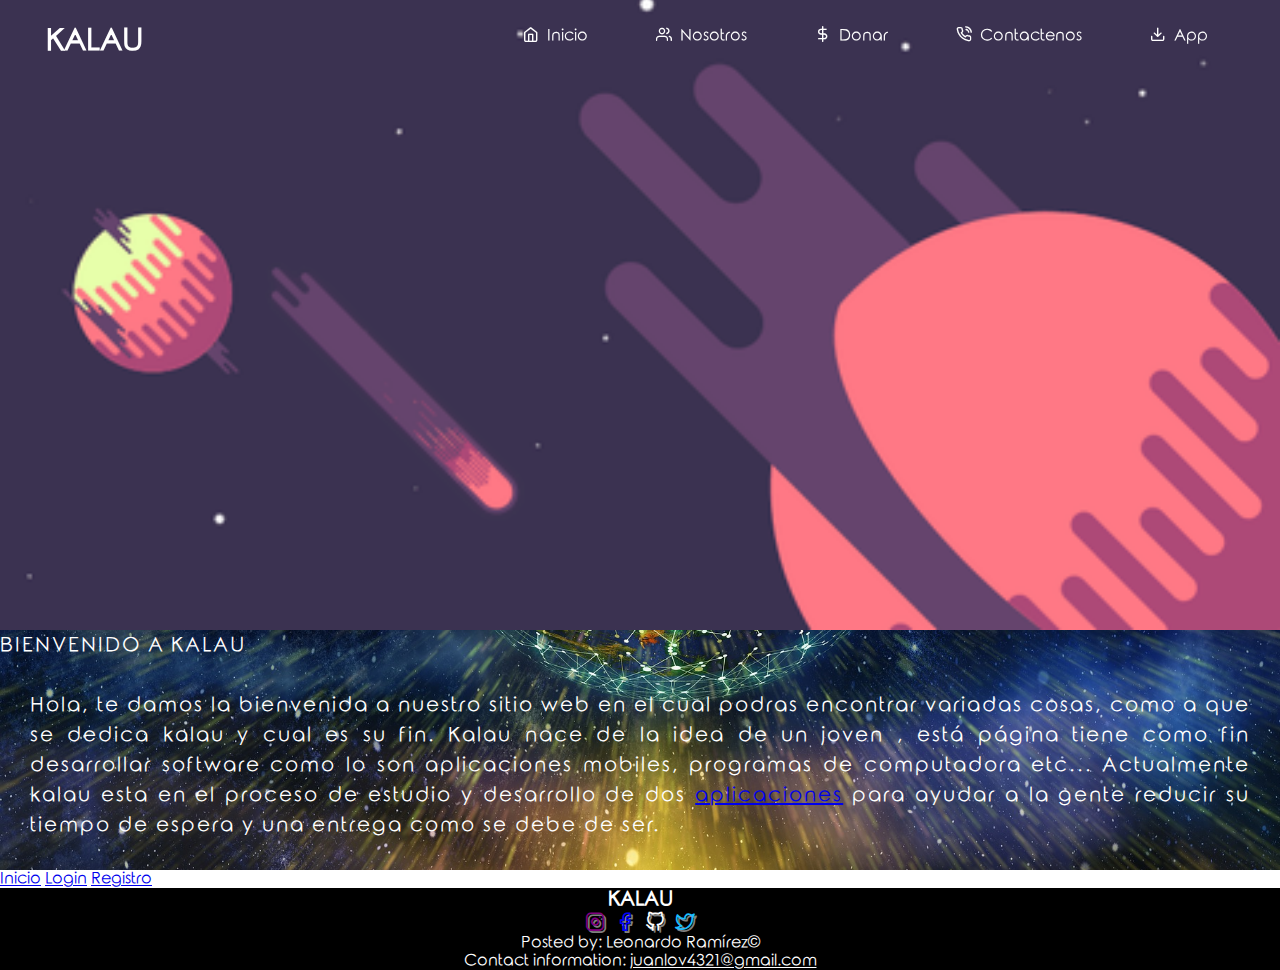
<file: index.html>
<!DOCTYPE html>
<html lang="en">
<head>
      <meta charset="UTF-8">
      <meta name="viewport" content="width=device-width, initial-scale=1.0">
      <meta http-equiv="X-UA-Compatible" content="ie=edge">
      <title>Kalau</title>
      <link rel="stylesheet" href="styles/styles.css">
      <link rel="stylesheet" href="https://maxcdn.bootstrapcdn.com/font-awesome/4.7.0/css/font-awesome.min.css">
      <script src="https://code.jquery.com/jquery-3.3.1.js"></script>
      <script src="script/arriba.js"></script>
      <link rel="stylesheet" type="text/css" href="style.css">
      <link rel="stylesheet" type="text/css" href="footer.css">
      <link rel="icon" href="img/logo.svg">
      <link rel="stylesheet" type="text/css" href="styles/loaderg.css">
</head>
<body>
   <div id="contenedor_carga">
     <div id="carga"></div>
  </div>   
   <span class="ir-arriba icon-arrow-up"></span>
      <div class="wrapper">
              <header>
                    <nav>
                          <div class="menu-icon">
                            <i class="fa fa-bars fa-2x"></i>
                          </div>

                          <div class="logo">

                            <a href="index.html" class="logo-letra">
                                <!--<img src="img/logoblack.svg" alt="logo" width="50px" height="50px">-->
                              <span>KALAU</span>
                            </a>
                                

                          </div>

                          <div class="menu">
                                <ul>
                                      <li><a href="#" class="iconmenu"><span class="icon-home"> </span>Inicio</a></li>
                                      <li><a href="#" class="iconmenu"><span class="icon-users"> </span>Nosotros</a></li>
                                      <li><a href="#" class="iconmenu"><span class="icon-dollar-sign"> </span>Donar</a></li>
                                      <li><a href="#" class="iconmenu"><span class="icon-phone-call"> </span>Contactenos</a></li>
                                      <li><a href="pages/app.html" class="iconmenu"><span class="icon-download"> </span>App</a></li>
                                </ul>
                          </div>
                    </nav>
              </header>
              <div id="bloque1" class="content">
                  		<p class="titulo-1">BIENVENIDO A KALAU</p>
                <section class="parrafo">
                    <p>
                        Hola, te damos la bienvenida a nuestro sitio web en el cual podras encontrar 
                        variadas cosas, como a que se dedica kalau y cual es su fin.
                        Kalau nace de la idea de un joven , está página tiene como fin desarrollar software como lo son aplicaciones mobiles, programas de computadora etc...
                        Actualmente kalau esta en el proceso de estudio y desarrollo de dos 
                        <a href="apps">aplicaciones</a> para ayudar a la gente reducir su tiempo de espera y una 
                        entrega como se debe de ser.
                    </p>
                
         </div>
                </section>
                        <a href="inicio.html">Inicio</a>
                        <a href="forms/login.html">Login</a>
                        <a href="forms/registro.html">Registro</a>
                <section>
           
  		</div>
        <footer>
        	<p class="titu">KALAU</p>
			<p class="iconss"><a href="#" class="puta" style="text-decoration: none; ;"><span class="icon-instagram"> </span></a>
			<a href="#" class="puta" style="text-decoration: none; "><span class="icon-facebook"> </span></a>
			<a href="#" class="puta" style="text-decoration: none; color:white;"><span class="icon-github"> </span></a>
			<a href="#" class="puta" style="text-decoration: none; color:#1BBDFF;"><span class="icon-twitter"> </span></a>
			</p>
			<p>
		    Posted by: Leonardo Ramírez© </p>
		    <p>Contact information: <a href="juanlov4321@gmail.com" style="color:#fff;">
		    juanlov4321@gmail.com</a></p>
        </footer>
  </div> 
  	<!--Javascript funciones y demas-->

  	    <script type="text/javascript">

  	      // Menu-toggle button

  	      $(document).ready(function() {
  	            $(".menu-icon").on("click", function() {
  	                  $("nav ul").toggleClass("showing");
  	            });
  	      });

  	      // Scrolling Effect

  	      $(window).on("scroll", function() {
  	            if($(window).scrollTop()) {
  	                  $('nav').addClass('black');
  	            }

  	            else {
  	                  $('nav').removeClass('black');
  	            }
  	      })


  	    </script>
  <script src="http://ajax.googleapis.com/ajax/libs/jquery/1.9.1/jquery.min.js"></script>
 <script>
   window.onload = function(){
    var contenedor =document.getElementById('contenedor_carga');
    contenedor.style.visibility = 'hidden';
    contenedor.style.opacity = '0';
   }
  </script>

</body>
</html>
</file>
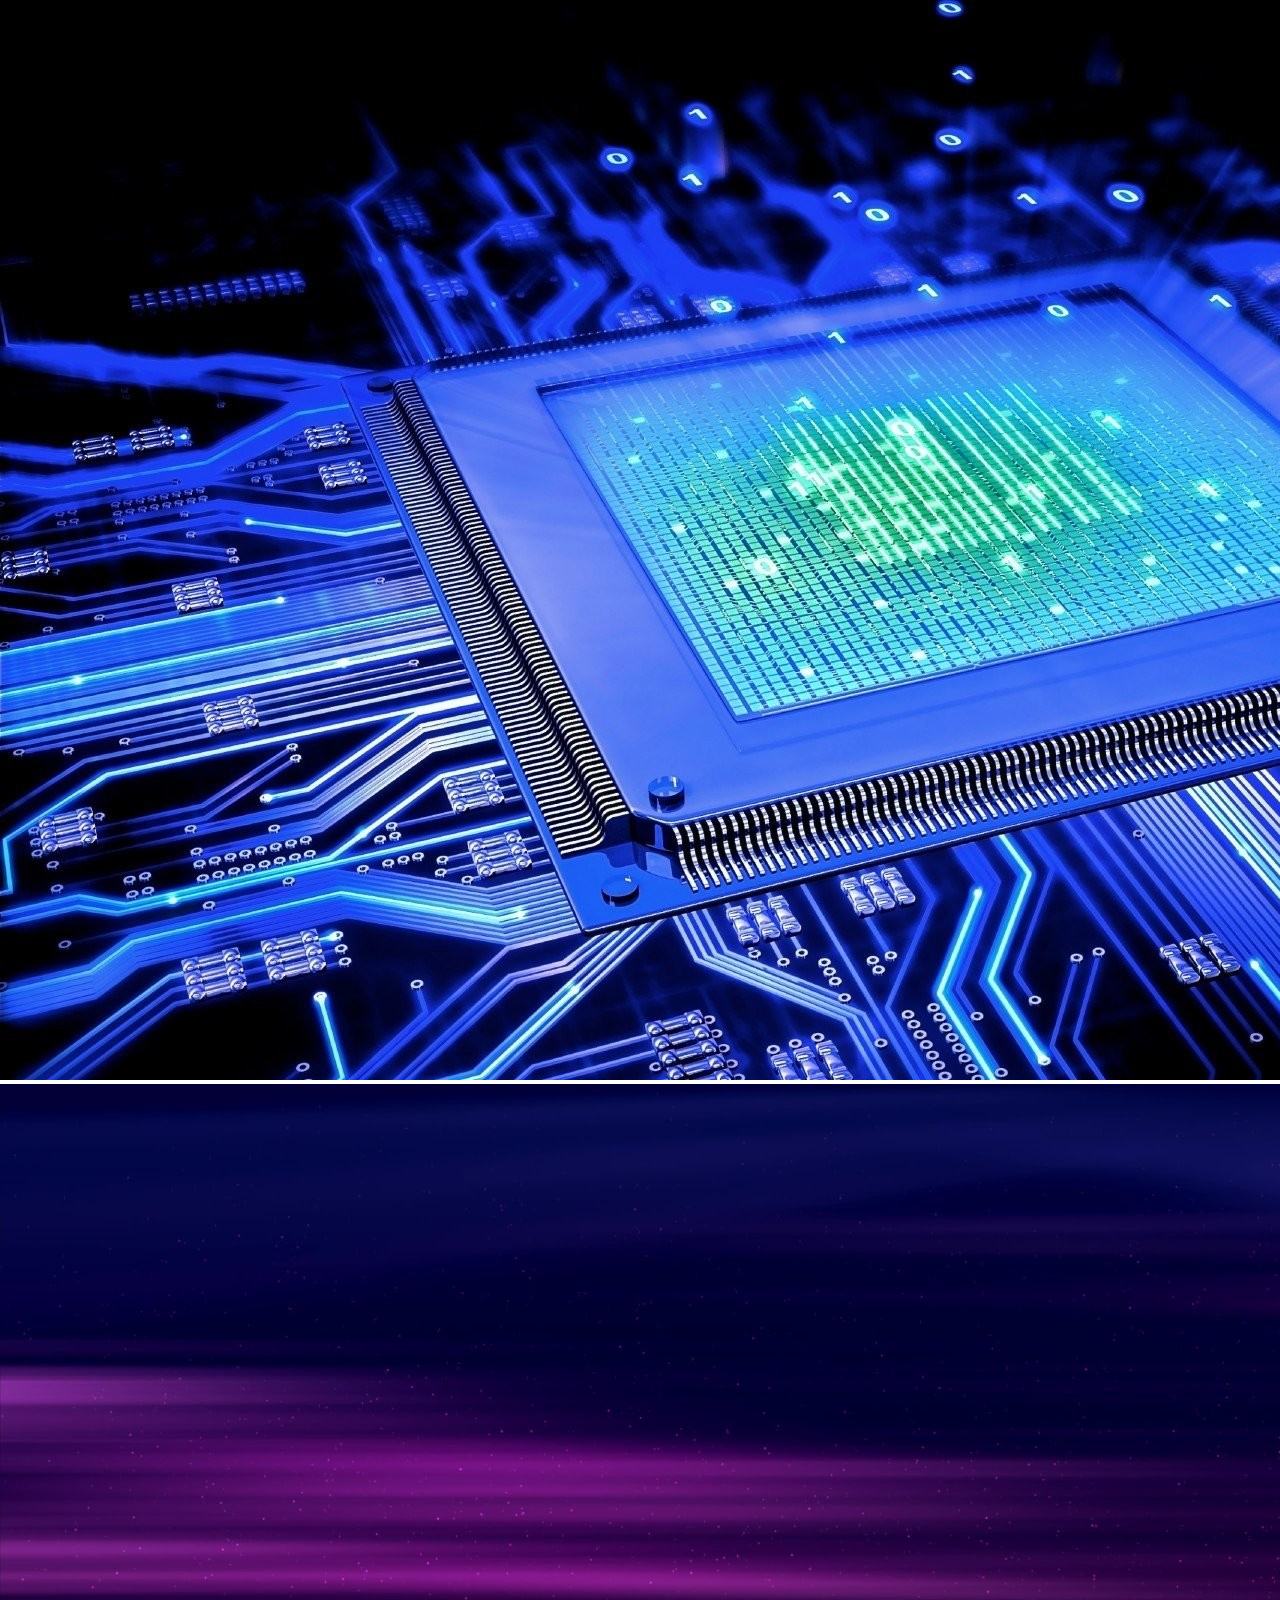
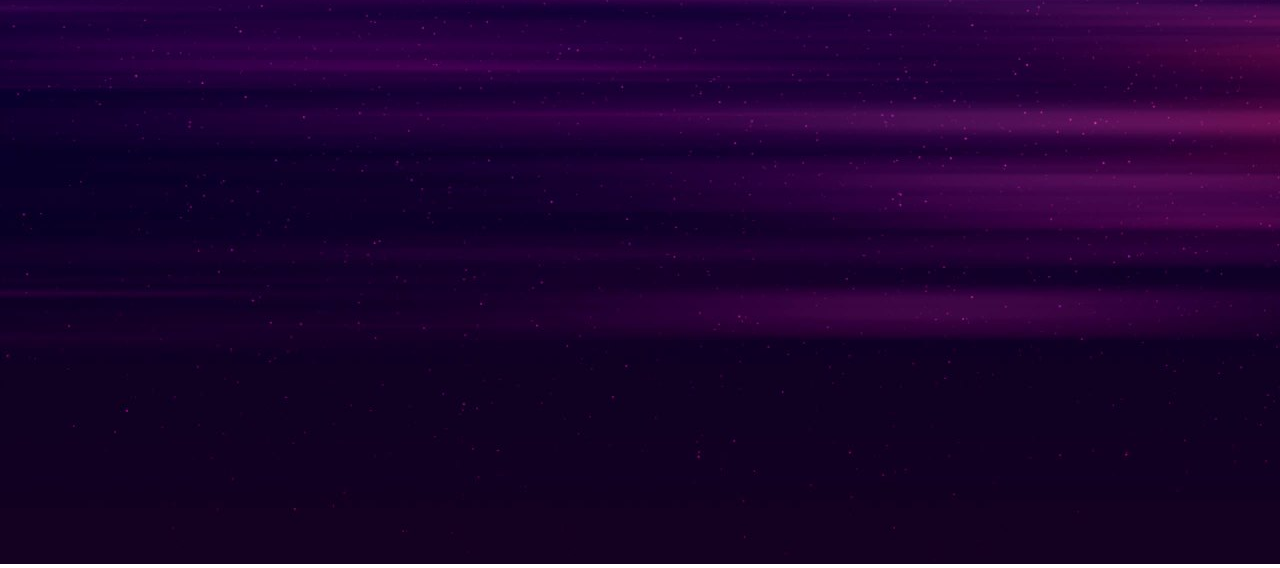
<file: hola.html>
<!DOCTYPE html>
<html>
<head>
	<meta charset="utf-8">
	<meta http-equiv="X-UA-Compatible" content="IE=edge">
	<title>hola</title>
	<link rel="stylesheet" href="styles/loaderg.css">
</head>
<body>
	<div id="contenedor_carga">
     <div id="carga"></div>
	</div>	
	<section id="principal">
		
	<img src="img/fondo8.jpg" alt="">
	<img src="img/fondo7.jpg" alt="">
	</section>

   <script>
   window.onload = function(){
    var contenedor =document.getElementById('contenedor_carga');
    contenedor.style.visibility = 'hidden';
    contenedor.style.opacity = '0';
   }
  </script>

</body>
</html>
</file>
<file: styles/styles.css>
@font-face {
font-family: rounded;
src: url(../fonts/rounded.ttf);
}

html, body {
      margin: 0;
      padding: 0;
      width: 100%;
      color: #fff;
      font-family: rounded;
}

header {
      z-index: 100;
      width: 100%;
      height: 70vh;
      /*https://pixabay.com/es/red-tierra-cadena-articulada-globo-3537401/*/
      background: url(../img/giphy.gif) no-repeat 100% 100%;
      background-size: cover;

      }
 
.content {
      display: inline-block;
      font-size: 20px;
      line-height: 30px;
      letter-spacing: 2px;
}
.parrafo{
      text-align: justify;
      box-sizing: border-box;
      margin: 30px;
      height: auto;
      font-family: rounded;
}

.logo {
      line-height: 50px;
      position: fixed;
      float: left;
      margin: 16px 46px;
      color: #fff;
      font-weight: bold;
      animation-name: fadeInDown;
      animation-duration: 1s;
}

.logo-letra{
      font-size: 30px;
      transition:text-shadow 1s; 
      transition-duration: 1s;
      text-decoration: none;
      color: white;

}
.logo-letra:hover{
      text-shadow: 5px 5px #B4A5A5;
}


 
nav {
      z-index:2; 
      position: fixed;
      width: 100%;
      line-height: 60px;
}
 
nav ul {

      line-height: 40px;
      list-style: none;
      background: rgba(0, 0, 0, 0);
      overflow: hidden;
      color: #fff;
      padding: 0;
      text-align: right;
      margin: 0;
      padding-right: 40px;
      transition: 1s;
      
}
 
nav.black ul {
      background: #000;
}
 
nav ul li {
      display: inline-block;
      padding: 16px 30px;
}
 
nav ul li a {
      text-decoration: none;
      color: #fff;
      font-size: 16px;
}
 
.menu-icon {
      line-height: 60px;
      width: 100%;
      background: #000;
      text-align: right;
      box-sizing: border-box;
      padding: 15px 24px;
      cursor: pointer;
      color: #fff;
      display: none;
}
 
@media(max-width: 786px) {
 
      .logo {
            position: fixed;
            top: 0;
            margin-top: 16px;
      }
 
      nav ul {
            max-height: 0px;
            background: #000;
      }
 
      nav.black ul {
            background: #000;
      }
 
      .showing {
            max-height: 34em;
      }
 
      nav ul li {
            box-sizing: border-box;
            width: 100%;
            padding: 24px;
            text-align: center;
      }
 
      .menu-icon {
            display: block;
      }

 
 }
}

.titulo-1{
      text-align: center;
      font-family: rounded;
      font-weight: bolder;
 }
 #bloque1{
      background-image: url("../img/fondo1.jpg");
      background-repeat: no-repeat;
      background-size: cover;
      background-attachment: fixed;
      margin: 0 auto;
      padding: 0;
      width: : 100%;
      height: 100%;
 }
      
.ir-arriba {
  display:none;
  padding:15px;
  background:#024959;
  font-size:20px;
  color:#fff;
  cursor:pointer;
  position: fixed;
  bottom:20px;
  right:10px;
  z-index: 100;
  transition: background-color 1s,border-radius 1s
}
.ir-arriba:hover{
      background-color:#0EB5FF;
      border-radius: 10px;
}

/*Animaciones*/
@-webkit-keyframes fadeInDown {
  from {
    opacity: 0;
    -webkit-transform: translate3d(0, -100%, 0);
    transform: translate3d(0, -100%, 0);
  }

  to {
    opacity: 1;
    -webkit-transform: translate3d(0, 0, 0);
    transform: translate3d(0, 0, 0);
  }
}

@keyframes fadeInDown {
  from {
    opacity: 0;
    -webkit-transform: translate3d(0, -100%, 0);
    transform: translate3d(0, -100%, 0);
  }

  to {
    opacity: 1;
    -webkit-transform: translate3d(0, 0, 0);
    transform: translate3d(0, 0, 0);
  }
}

.fadeInDown {
  -webkit-animation-name: fadeInDown;
  animation-name: fadeInDown;
}


@-webkit-keyframes lightSpeedIn {
  from {
    -webkit-transform: translate3d(100%, 0, 0) skewX(-30deg);
    transform: translate3d(100%, 0, 0) skewX(-30deg);
    opacity: 0;
  }

  60% {
    -webkit-transform: skewX(20deg);
    transform: skewX(20deg);
    opacity: 1;
  }

  80% {
    -webkit-transform: skewX(-5deg);
    transform: skewX(-5deg);
  }

  to {
    -webkit-transform: translate3d(0, 0, 0);
    transform: translate3d(0, 0, 0);
  }
}

/*fin de las animaciones*/
.iconmenu{
    background:transparent;
    padding:2px;
    transition-property: all;
    transition-duration: 0.2s;
    transition-timing-function: ease-in;
}

.iconmenu:hover{
   background:#564E4E;
    padding:8px 14px;
}
</file>
<file: style.css>
@font-face {
  font-family: 'icomoon';
  src:  url('fonts/icomoon.eot?9eql8e');
  src:  url('fonts/icomoon.eot?9eql8e#iefix') format('embedded-opentype'),
    url('fonts/icomoon.ttf?9eql8e') format('truetype'),
    url('fonts/icomoon.woff?9eql8e') format('woff'),
    url('fonts/icomoon.svg?9eql8e#icomoon') format('svg');
  font-weight: normal;
  font-style: normal;
}

[class^="icon-"], [class*=" icon-"] {
  /* use !important to prevent issues with browser extensions that change fonts */
  font-family: 'icomoon' !important;
  speak: none;
  font-style: normal;
  font-weight: normal;
  font-variant: normal;
  text-transform: none;
  line-height: 1;

  /* Better Font Rendering =========== */
  -webkit-font-smoothing: antialiased;
  -moz-osx-font-smoothing: grayscale;
}

.icon-activity:before {
  content: "\e900";
}
.icon-airplay:before {
  content: "\e901";
}
.icon-alert-circle:before {
  content: "\e902";
}
.icon-alert-octagon:before {
  content: "\e903";
}
.icon-alert-triangle:before {
  content: "\e904";
}
.icon-align-center:before {
  content: "\e905";
}
.icon-align-justify:before {
  content: "\e906";
}
.icon-align-left:before {
  content: "\e907";
}
.icon-align-right:before {
  content: "\e908";
}
.icon-anchor:before {
  content: "\e909";
}
.icon-aperture:before {
  content: "\e90a";
}
.icon-archive:before {
  content: "\e90b";
}
.icon-arrow-down:before {
  content: "\e90c";
}
.icon-arrow-down-circle:before {
  content: "\e90d";
}
.icon-arrow-down-left:before {
  content: "\e90e";
}
.icon-arrow-down-right:before {
  content: "\e90f";
}
.icon-arrow-left:before {
  content: "\e910";
}
.icon-arrow-left-circle:before {
  content: "\e911";
}
.icon-arrow-right:before {
  content: "\e912";
}
.icon-arrow-right-circle:before {
  content: "\e913";
}
.icon-arrow-up:before {
  content: "\e914";
}
.icon-arrow-up-circle:before {
  content: "\e915";
}
.icon-arrow-up-left:before {
  content: "\e916";
}
.icon-arrow-up-right:before {
  content: "\e917";
}
.icon-at-sign:before {
  content: "\e918";
}
.icon-award:before {
  content: "\e919";
}
.icon-bar-chart:before {
  content: "\e91a";
}
.icon-bar-chart-2:before {
  content: "\e91b";
}
.icon-battery:before {
  content: "\e91c";
}
.icon-battery-charging:before {
  content: "\e91d";
}
.icon-bell:before {
  content: "\e91e";
}
.icon-bell-off:before {
  content: "\e91f";
}
.icon-bluetooth:before {
  content: "\e920";
}
.icon-bold:before {
  content: "\e921";
}
.icon-book:before {
  content: "\e922";
}
.icon-book-open:before {
  content: "\e923";
}
.icon-bookmark:before {
  content: "\e924";
}
.icon-box:before {
  content: "\e925";
}
.icon-briefcase:before {
  content: "\e926";
}
.icon-calendar:before {
  content: "\e927";
}
.icon-camera:before {
  content: "\e928";
}
.icon-camera-off:before {
  content: "\e929";
}
.icon-cast:before {
  content: "\e92a";
}
.icon-check:before {
  content: "\e92b";
}
.icon-check-circle:before {
  content: "\e92c";
}
.icon-check-square:before {
  content: "\e92d";
}
.icon-chevron-down:before {
  content: "\e92e";
}
.icon-chevron-left:before {
  content: "\e92f";
}
.icon-chevron-right:before {
  content: "\e930";
}
.icon-chevron-up:before {
  content: "\e931";
}
.icon-chevrons-down:before {
  content: "\e932";
}
.icon-chevrons-left:before {
  content: "\e933";
}
.icon-chevrons-right:before {
  content: "\e934";
}
.icon-chevrons-up:before {
  content: "\e935";
}
.icon-chrome:before {
  content: "\e936";
}
.icon-circle:before {
  content: "\e937";
}
.icon-clipboard:before {
  content: "\e938";
}
.icon-clock:before {
  content: "\e939";
}
.icon-cloud:before {
  content: "\e93a";
}
.icon-cloud-drizzle:before {
  content: "\e93b";
}
.icon-cloud-lightning:before {
  content: "\e93c";
}
.icon-cloud-off:before {
  content: "\e93d";
}
.icon-cloud-rain:before {
  content: "\e93e";
}
.icon-cloud-snow:before {
  content: "\e93f";
}
.icon-code:before {
  content: "\e940";
}
.icon-codepen:before {
  content: "\e941";
}
.icon-command:before {
  content: "\e942";
}
.icon-compass:before {
  content: "\e943";
}
.icon-copy:before {
  content: "\e944";
}
.icon-corner-down-left:before {
  content: "\e945";
}
.icon-corner-down-right:before {
  content: "\e946";
}
.icon-corner-left-down:before {
  content: "\e947";
}
.icon-corner-left-up:before {
  content: "\e948";
}
.icon-corner-right-down:before {
  content: "\e949";
}
.icon-corner-right-up:before {
  content: "\e94a";
}
.icon-corner-up-left:before {
  content: "\e94b";
}
.icon-corner-up-right:before {
  content: "\e94c";
}
.icon-cpu:before {
  content: "\e94d";
}
.icon-credit-card:before {
  content: "\e94e";
}
.icon-crop:before {
  content: "\e94f";
}
.icon-crosshair:before {
  content: "\e950";
}
.icon-database:before {
  content: "\e951";
}
.icon-delete:before {
  content: "\e952";
}
.icon-disc:before {
  content: "\e953";
}
.icon-dollar-sign:before {
  content: "\e954";
}
.icon-download:before {
  content: "\e955";
}
.icon-download-cloud:before {
  content: "\e956";
}
.icon-droplet:before {
  content: "\e957";
}
.icon-edit:before {
  content: "\e958";
}
.icon-edit-2:before {
  content: "\e959";
}
.icon-edit-3:before {
  content: "\e95a";
}
.icon-external-link:before {
  content: "\e95b";
}
.icon-eye:before {
  content: "\e95c";
}
.icon-eye-off:before {
  content: "\e95d";
}
.icon-facebook:before {
  content: "\e95e";
}
.icon-fast-forward:before {
  content: "\e95f";
}
.icon-feather:before {
  content: "\e960";
}
.icon-file:before {
  content: "\e961";
}
.icon-file-minus:before {
  content: "\e962";
}
.icon-file-plus:before {
  content: "\e963";
}
.icon-file-text:before {
  content: "\e964";
}
.icon-film:before {
  content: "\e965";
}
.icon-filter:before {
  content: "\e966";
}
.icon-flag:before {
  content: "\e967";
}
.icon-folder:before {
  content: "\e968";
}
.icon-folder-minus:before {
  content: "\e969";
}
.icon-folder-plus:before {
  content: "\e96a";
}
.icon-gift:before {
  content: "\e96b";
}
.icon-git-branch:before {
  content: "\e96c";
}
.icon-git-commit:before {
  content: "\e96d";
}
.icon-git-merge:before {
  content: "\e96e";
}
.icon-git-pull-request:before {
  content: "\e96f";
}
.icon-github:before {
  content: "\e970";
}
.icon-gitlab:before {
  content: "\e971";
}
.icon-globe:before {
  content: "\e972";
}
.icon-grid:before {
  content: "\e973";
}
.icon-hard-drive:before {
  content: "\e974";
}
.icon-hash:before {
  content: "\e975";
}
.icon-headphones:before {
  content: "\e976";
}
.icon-heart:before {
  content: "\e977";
}
.icon-help-circle:before {
  content: "\e978";
}
.icon-home:before {
  content: "\e979";
}
.icon-image:before {
  content: "\e97a";
}
.icon-inbox:before {
  content: "\e97b";
}
.icon-info:before {
  content: "\e97c";
}
.icon-instagram:before {
  content: "\e97d";
}
.icon-italic:before {
  content: "\e97e";
}
.icon-layers:before {
  content: "\e97f";
}
.icon-layout:before {
  content: "\e980";
}
.icon-life-buoy:before {
  content: "\e981";
}
.icon-link:before {
  content: "\e982";
}
.icon-link-2:before {
  content: "\e983";
}
.icon-linkedin:before {
  content: "\e984";
}
.icon-list:before {
  content: "\e985";
}
.icon-loader:before {
  content: "\e986";
}
.icon-lock:before {
  content: "\e987";
}
.icon-log-in:before {
  content: "\e988";
}
.icon-log-out:before {
  content: "\e989";
}
.icon-mail:before {
  content: "\e98a";
}
.icon-map:before {
  content: "\e98b";
}
.icon-map-pin:before {
  content: "\e98c";
}
.icon-maximize:before {
  content: "\e98d";
}
.icon-maximize-2:before {
  content: "\e98e";
}
.icon-menu:before {
  content: "\e98f";
}
.icon-message-circle:before {
  content: "\e990";
}
.icon-message-square:before {
  content: "\e991";
}
.icon-mic:before {
  content: "\e992";
}
.icon-mic-off:before {
  content: "\e993";
}
.icon-minimize:before {
  content: "\e994";
}
.icon-minimize-2:before {
  content: "\e995";
}
.icon-minus:before {
  content: "\e996";
}
.icon-minus-circle:before {
  content: "\e997";
}
.icon-minus-square:before {
  content: "\e998";
}
.icon-monitor:before {
  content: "\e999";
}
.icon-moon:before {
  content: "\e99a";
}
.icon-more-horizontal:before {
  content: "\e99b";
}
.icon-more-vertical:before {
  content: "\e99c";
}
.icon-move:before {
  content: "\e99d";
}
.icon-music:before {
  content: "\e99e";
}
.icon-navigation:before {
  content: "\e99f";
}
.icon-navigation-2:before {
  content: "\e9a0";
}
.icon-octagon:before {
  content: "\e9a1";
}
.icon-package:before {
  content: "\e9a2";
}
.icon-paperclip:before {
  content: "\e9a3";
}
.icon-pause:before {
  content: "\e9a4";
}
.icon-pause-circle:before {
  content: "\e9a5";
}
.icon-percent:before {
  content: "\e9a6";
}
.icon-phone:before {
  content: "\e9a7";
}
.icon-phone-call:before {
  content: "\e9a8";
}
.icon-phone-forwarded:before {
  content: "\e9a9";
}
.icon-phone-incoming:before {
  content: "\e9aa";
}
.icon-phone-missed:before {
  content: "\e9ab";
}
.icon-phone-off:before {
  content: "\e9ac";
}
.icon-phone-outgoing:before {
  content: "\e9ad";
}
.icon-pie-chart:before {
  content: "\e9ae";
}
.icon-play:before {
  content: "\e9af";
}
.icon-play-circle:before {
  content: "\e9b0";
}
.icon-plus:before {
  content: "\e9b1";
}
.icon-plus-circle:before {
  content: "\e9b2";
}
.icon-plus-square:before {
  content: "\e9b3";
}
.icon-pocket:before {
  content: "\e9b4";
}
.icon-power:before {
  content: "\e9b5";
}
.icon-printer:before {
  content: "\e9b6";
}
.icon-radio:before {
  content: "\e9b7";
}
.icon-refresh-ccw:before {
  content: "\e9b8";
}
.icon-refresh-cw:before {
  content: "\e9b9";
}
.icon-repeat:before {
  content: "\e9ba";
}
.icon-rewind:before {
  content: "\e9bb";
}
.icon-rotate-ccw:before {
  content: "\e9bc";
}
.icon-rotate-cw:before {
  content: "\e9bd";
}
.icon-rss:before {
  content: "\e9be";
}
.icon-save:before {
  content: "\e9bf";
}
.icon-scissors:before {
  content: "\e9c0";
}
.icon-search:before {
  content: "\e9c1";
}
.icon-send:before {
  content: "\e9c2";
}
.icon-server:before {
  content: "\e9c3";
}
.icon-settings:before {
  content: "\e9c4";
}
.icon-share:before {
  content: "\e9c5";
}
.icon-share-2:before {
  content: "\e9c6";
}
.icon-shield:before {
  content: "\e9c7";
}
.icon-shield-off:before {
  content: "\e9c8";
}
.icon-shopping-bag:before {
  content: "\e9c9";
}
.icon-shopping-cart:before {
  content: "\e9ca";
}
.icon-shuffle:before {
  content: "\e9cb";
}
.icon-sidebar:before {
  content: "\e9cc";
}
.icon-skip-back:before {
  content: "\e9cd";
}
.icon-skip-forward:before {
  content: "\e9ce";
}
.icon-slack:before {
  content: "\e9cf";
}
.icon-slash:before {
  content: "\e9d0";
}
.icon-sliders:before {
  content: "\e9d1";
}
.icon-smartphone:before {
  content: "\e9d2";
}
.icon-speaker:before {
  content: "\e9d3";
}
.icon-square:before {
  content: "\e9d4";
}
.icon-star:before {
  content: "\e9d5";
}
.icon-stop-circle:before {
  content: "\e9d6";
}
.icon-sun:before {
  content: "\e9d7";
}
.icon-sunrise:before {
  content: "\e9d8";
}
.icon-sunset:before {
  content: "\e9d9";
}
.icon-tablet:before {
  content: "\e9da";
}
.icon-tag:before {
  content: "\e9db";
}
.icon-target:before {
  content: "\e9dc";
}
.icon-terminal:before {
  content: "\e9dd";
}
.icon-thermometer:before {
  content: "\e9de";
}
.icon-thumbs-down:before {
  content: "\e9df";
}
.icon-thumbs-up:before {
  content: "\e9e0";
}
.icon-toggle-left:before {
  content: "\e9e1";
}
.icon-toggle-right:before {
  content: "\e9e2";
}
.icon-trash:before {
  content: "\e9e3";
}
.icon-trash-2:before {
  content: "\e9e4";
}
.icon-trending-down:before {
  content: "\e9e5";
}
.icon-trending-up:before {
  content: "\e9e6";
}
.icon-triangle:before {
  content: "\e9e7";
}
.icon-truck:before {
  content: "\e9e8";
}
.icon-tv:before {
  content: "\e9e9";
}
.icon-twitter:before {
  content: "\e9ea";
}
.icon-type:before {
  content: "\e9eb";
}
.icon-umbrella:before {
  content: "\e9ec";
}
.icon-underline:before {
  content: "\e9ed";
}
.icon-unlock:before {
  content: "\e9ee";
}
.icon-upload:before {
  content: "\e9ef";
}
.icon-upload-cloud:before {
  content: "\e9f0";
}
.icon-user:before {
  content: "\e9f1";
}
.icon-user-check:before {
  content: "\e9f2";
}
.icon-user-minus:before {
  content: "\e9f3";
}
.icon-user-plus:before {
  content: "\e9f4";
}
.icon-user-x:before {
  content: "\e9f5";
}
.icon-users:before {
  content: "\e9f6";
}
.icon-video:before {
  content: "\e9f7";
}
.icon-video-off:before {
  content: "\e9f8";
}
.icon-voicemail:before {
  content: "\e9f9";
}
.icon-volume:before {
  content: "\e9fa";
}
.icon-volume-1:before {
  content: "\e9fb";
}
.icon-volume-2:before {
  content: "\e9fc";
}
.icon-volume-x:before {
  content: "\e9fd";
}
.icon-watch:before {
  content: "\e9fe";
}
.icon-wifi:before {
  content: "\e9ff";
}
.icon-wifi-off:before {
  content: "\ea00";
}
.icon-wind:before {
  content: "\ea01";
}
.icon-x:before {
  content: "\ea02";
}
.icon-x-circle:before {
  content: "\ea03";
}
.icon-x-square:before {
  content: "\ea04";
}
.icon-youtube:before {
  content: "\ea05";
}
.icon-zap:before {
  content: "\ea06";
}
.icon-zap-off:before {
  content: "\ea07";
}
.icon-zoom-in:before {
  content: "\ea08";
}
.icon-zoom-out:before {
  content: "\ea09";
}
</file>
<file: footer.css>
footer{
	display: block;
	text-align: center;
	color: #fff;
	text-decoration-color:white;
	width: 100%;
	position: absolute;
	z-index: 1;
	text-decoration: none;
	transition:border-radius 2s;
  	background-color: #000;
}
footer:hover{
	border-top-left-radius: 20px;
	border-top-right-radius-radius: 20px;

}
.icon-instagram{
	color:purple;
	text-shadow: 2px 2px gray;
	font-size: 20px;
	transition:font-size 1s, color 1s, animation 1s;
}
.icon-instagram:hover{
	font-size: 30px;
	color:#E8BE20;
}
.icon-facebook{
	color: blue;
	text-shadow: 2px 2px gray;
	font-size: 20px;
	transition:font-size 1s, color 1s, animation 1s;
}
.icon-facebook:hover{
	font-size: 30px;
	color:#fff;
}
.icon-github{
	text-shadow: 2px 2px gray;
	font-size: 20px;
	transition:font-size 1s, animation 1s;
}
.icon-github:hover{
	font-size: 30px;
	
}
.icon-twitter{
	text-shadow: 2px 2px gray;
	font-size: 20px;
	transition:font-size 1s, color 1s, animation 1s;
}
.icon-twitter:hover{
	font-size: 30px;
	color: #fff;
	animation: iluminacion 3s ease infinite;
	
}
.titu{
	font-size: 20px;
	font-weight: bold;
	animation: iluminacion 3s ease infinite;
}
@keyframes iluminacion{
	from{
		text-shadow: 0 1px 10px #F4DE37;
	}
	50%{
		text-shadow: 0 1px 0px #F4DE37;
	}
	to{
		text-shadow: 0 1px 10px #F4DE37;
	}
}
</file>
<file: styles/loaderg.css>
*,*:after, *:before{
  margin: 0;
  padding: 0;
  -webkit-box-sizing:border-box;
  -moz-box-sizing:border-box;
  box-sizing: border-box;
} 
#contenedor_carga{
  background-color: rgba(250, 240, 245, 1);
  height: 100%;
  width: 100%;
  position: fixed;
  -webkit-transition: all 1s ease;
  -o-transition: all 1s ease;
  transition: all 1s ease;
  z-index: 10000;
}
#carga{
  border: 15px solid #ccc;
  border-top-color: #F80A0A;
  border-top-style: groove;
  width: 100px;
  height: 100px;
  border-radius: 100%;
  position: absolute;
  top: 0;
  left: 0;
  right: 0;
  bottom: 0;
  margin: auto;
  -webkit-animation: girar 1.5s linear infinite;
  -o-animation: girar 1.5s linear infinite;
  animation:girar 1.5s linear infinite;
}

@keyframes girar{
  from{ transform: rotate(0deg);}
  to{ transform: rotate(360deg); }
}
</file>
